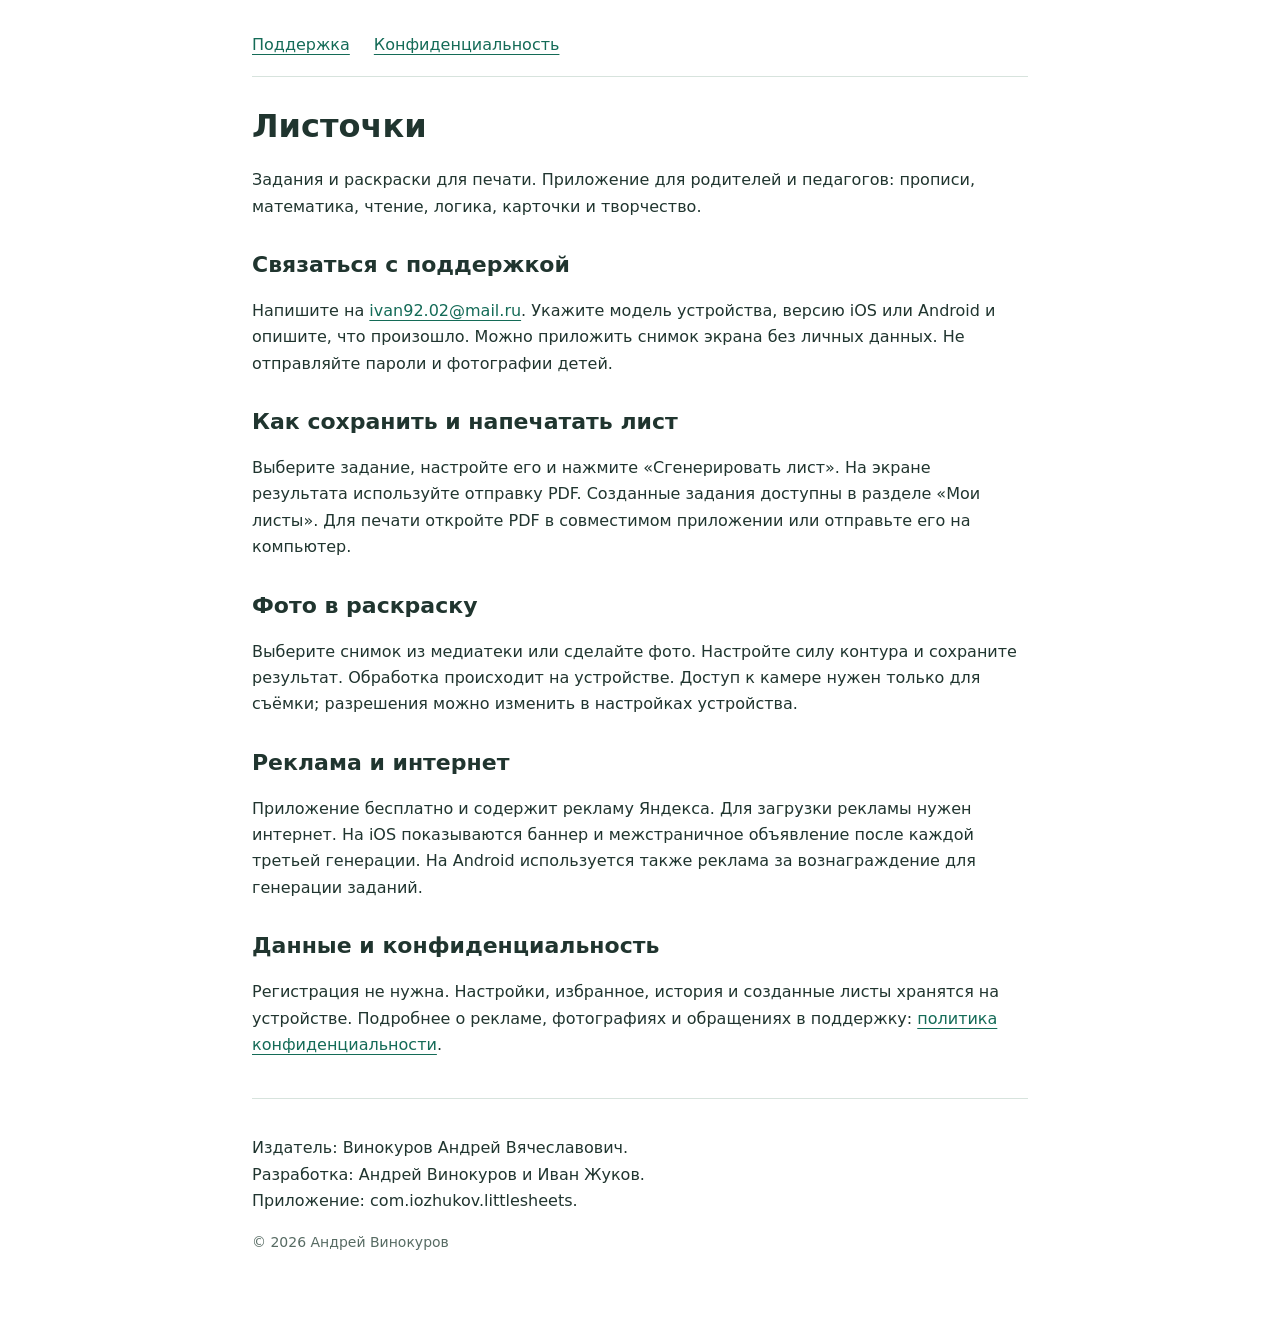
<file: index.html>
<!doctype html>
<html lang="ru"><head><meta charset="utf-8"><meta name="viewport" content="width=device-width,initial-scale=1"><title>Листочки: поддержка</title><link rel="stylesheet" href="style.css"></head>
<body><main><nav aria-label="Разделы"><a href="index.html" aria-current="page">Поддержка</a><a href="privacy.html">Конфиденциальность</a></nav>
<h1>Листочки</h1><p>Задания и раскраски для печати. Приложение для родителей и педагогов: прописи, математика, чтение, логика, карточки и творчество.</p>
<h2>Связаться с поддержкой</h2><p>Напишите на <a href="mailto:ivan92.02@mail.ru">ivan92.02@mail.ru</a>. Укажите модель устройства, версию iOS или Android и опишите, что произошло. Можно приложить снимок экрана без личных данных. Не отправляйте пароли и фотографии детей.</p>
<h2>Как сохранить и напечатать лист</h2><p>Выберите задание, настройте его и нажмите «Сгенерировать лист». На экране результата используйте отправку PDF. Созданные задания доступны в разделе «Мои листы». Для печати откройте PDF в совместимом приложении или отправьте его на компьютер.</p>
<h2>Фото в раскраску</h2><p>Выберите снимок из медиатеки или сделайте фото. Настройте силу контура и сохраните результат. Обработка происходит на устройстве. Доступ к камере нужен только для съёмки; разрешения можно изменить в настройках устройства.</p>
<h2>Реклама и интернет</h2><p>Приложение бесплатно и содержит рекламу Яндекса. Для загрузки рекламы нужен интернет. На iOS показываются баннер и межстраничное объявление после каждой третьей генерации. На Android используется также реклама за вознаграждение для генерации заданий.</p>
<h2>Данные и конфиденциальность</h2><p>Регистрация не нужна. Настройки, избранное, история и созданные листы хранятся на устройстве. Подробнее о рекламе, фотографиях и обращениях в поддержку: <a href="privacy.html">политика конфиденциальности</a>.</p>
<footer><p>Издатель: Винокуров Андрей Вячеславович.<br>Разработка: Андрей Винокуров и Иван Жуков.<br>Приложение: com.iozhukov.littlesheets.</p><p class="muted">© 2026 Андрей Винокуров</p></footer></main></body></html>
</file>
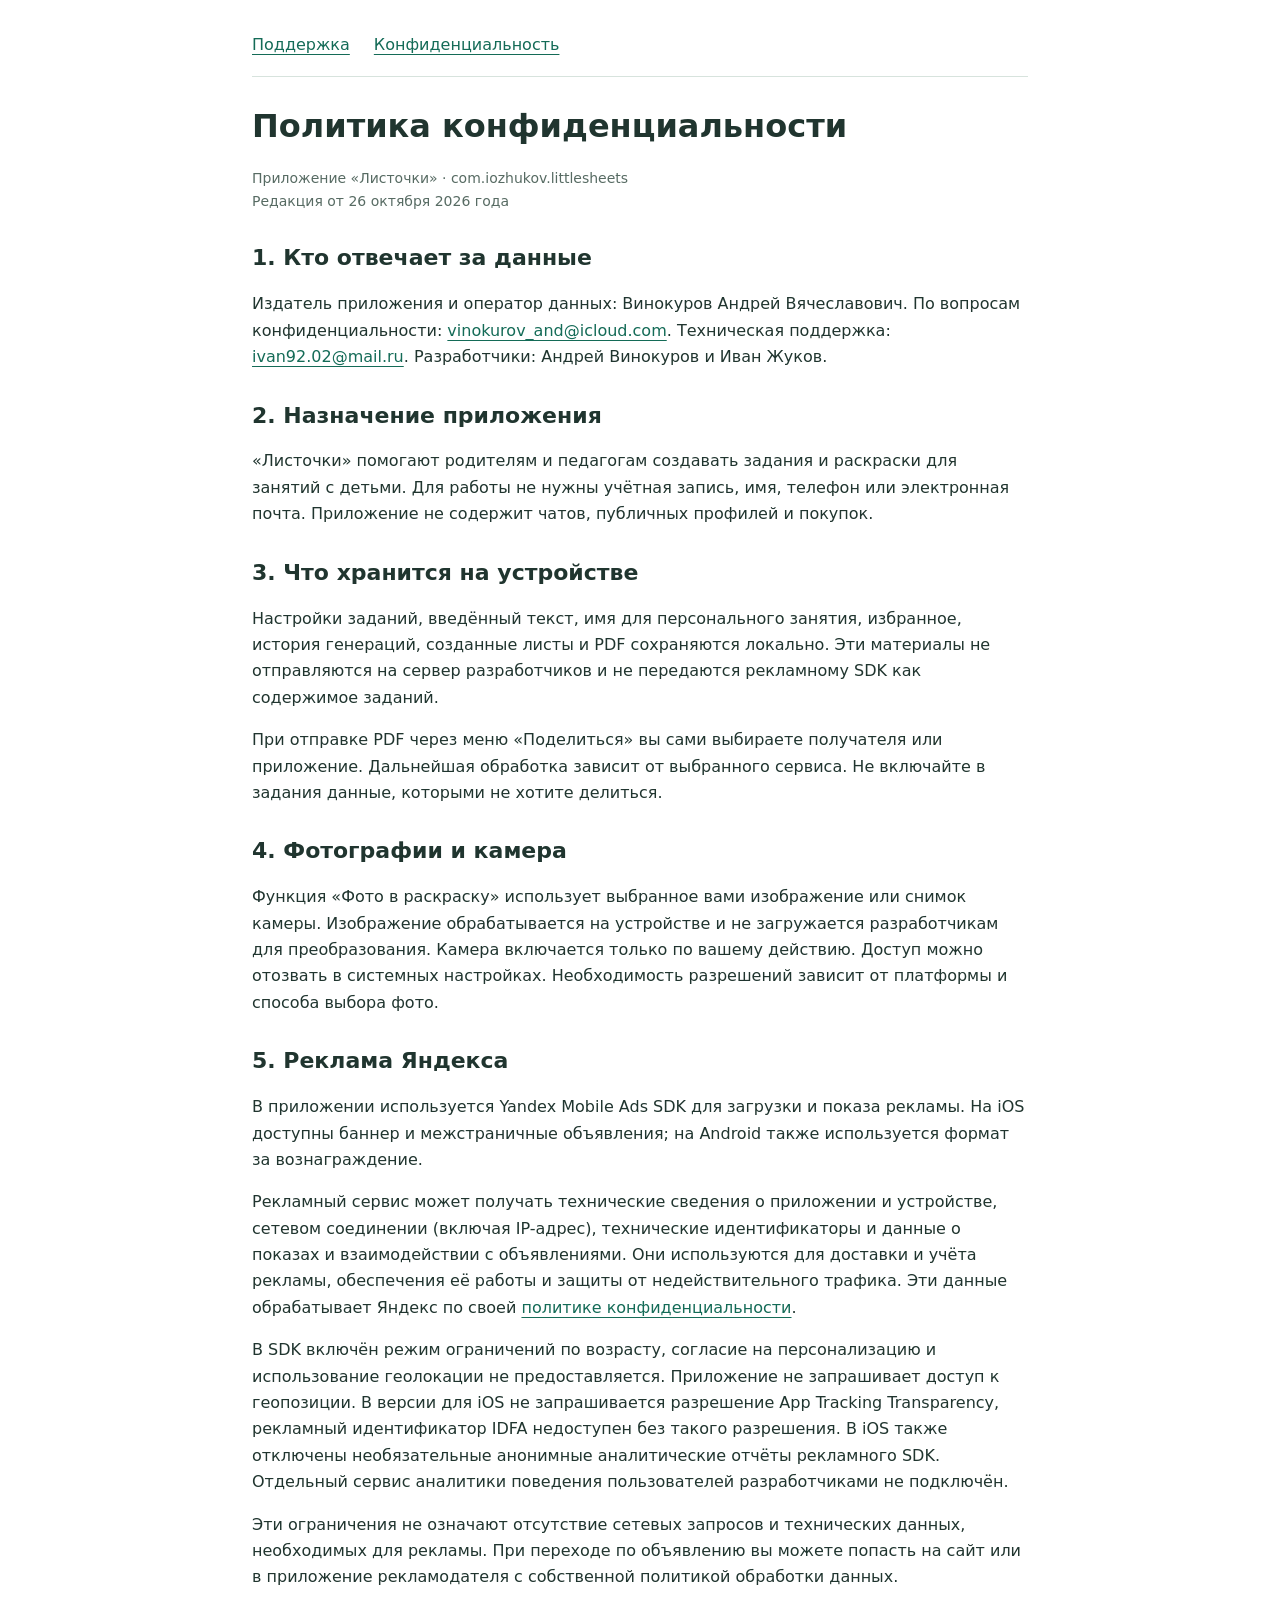
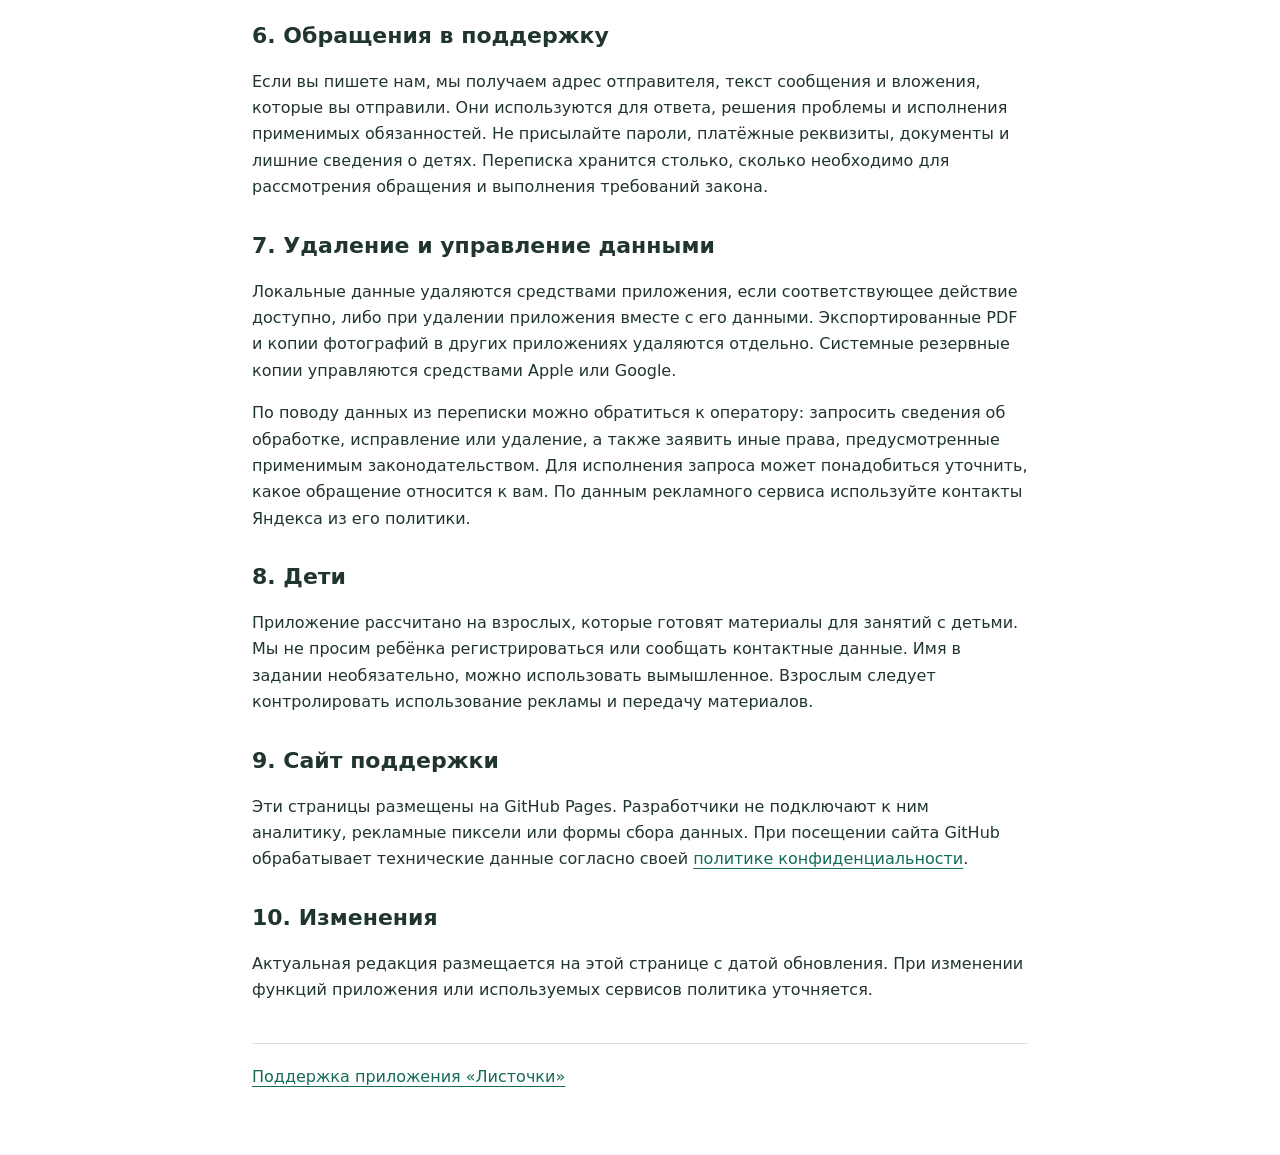
<file: privacy.html>
<!doctype html>
<html lang="ru"><head><meta charset="utf-8"><meta name="viewport" content="width=device-width,initial-scale=1"><title>Листочки: политика конфиденциальности</title><link rel="stylesheet" href="style.css"></head>
<body><main><nav aria-label="Разделы"><a href="index.html">Поддержка</a><a href="privacy.html" aria-current="page">Конфиденциальность</a></nav>
<h1>Политика конфиденциальности</h1><p class="muted">Приложение «Листочки» · com.iozhukov.littlesheets<br>Редакция от 26 октября 2026 года</p>
<h2>1. Кто отвечает за данные</h2><p>Издатель приложения и оператор данных: Винокуров Андрей Вячеславович. По вопросам конфиденциальности: <a href="mailto:vinokurov_and@icloud.com">vinokurov_and@icloud.com</a>. Техническая поддержка: <a href="mailto:ivan92.02@mail.ru">ivan92.02@mail.ru</a>. Разработчики: Андрей Винокуров и Иван Жуков.</p>
<h2>2. Назначение приложения</h2><p>«Листочки» помогают родителям и педагогам создавать задания и раскраски для занятий с детьми. Для работы не нужны учётная запись, имя, телефон или электронная почта. Приложение не содержит чатов, публичных профилей и покупок.</p>
<h2>3. Что хранится на устройстве</h2><p>Настройки заданий, введённый текст, имя для персонального занятия, избранное, история генераций, созданные листы и PDF сохраняются локально. Эти материалы не отправляются на сервер разработчиков и не передаются рекламному SDK как содержимое заданий.</p><p>При отправке PDF через меню «Поделиться» вы сами выбираете получателя или приложение. Дальнейшая обработка зависит от выбранного сервиса. Не включайте в задания данные, которыми не хотите делиться.</p>
<h2>4. Фотографии и камера</h2><p>Функция «Фото в раскраску» использует выбранное вами изображение или снимок камеры. Изображение обрабатывается на устройстве и не загружается разработчикам для преобразования. Камера включается только по вашему действию. Доступ можно отозвать в системных настройках. Необходимость разрешений зависит от платформы и способа выбора фото.</p>
<h2>5. Реклама Яндекса</h2><p>В приложении используется Yandex Mobile Ads SDK для загрузки и показа рекламы. На iOS доступны баннер и межстраничные объявления; на Android также используется формат за вознаграждение.</p><p>Рекламный сервис может получать технические сведения о приложении и устройстве, сетевом соединении (включая IP-адрес), технические идентификаторы и данные о показах и взаимодействии с объявлениями. Они используются для доставки и учёта рекламы, обеспечения её работы и защиты от недействительного трафика. Эти данные обрабатывает Яндекс по своей <a href="https://yandex.ru/legal/confidential/">политике конфиденциальности</a>.</p><p>В SDK включён режим ограничений по возрасту, согласие на персонализацию и использование геолокации не предоставляется. Приложение не запрашивает доступ к геопозиции. В версии для iOS не запрашивается разрешение App Tracking Transparency, рекламный идентификатор IDFA недоступен без такого разрешения. В iOS также отключены необязательные анонимные аналитические отчёты рекламного SDK. Отдельный сервис аналитики поведения пользователей разработчиками не подключён.</p><p>Эти ограничения не означают отсутствие сетевых запросов и технических данных, необходимых для рекламы. При переходе по объявлению вы можете попасть на сайт или в приложение рекламодателя с собственной политикой обработки данных.</p>
<h2>6. Обращения в поддержку</h2><p>Если вы пишете нам, мы получаем адрес отправителя, текст сообщения и вложения, которые вы отправили. Они используются для ответа, решения проблемы и исполнения применимых обязанностей. Не присылайте пароли, платёжные реквизиты, документы и лишние сведения о детях. Переписка хранится столько, сколько необходимо для рассмотрения обращения и выполнения требований закона.</p>
<h2>7. Удаление и управление данными</h2><p>Локальные данные удаляются средствами приложения, если соответствующее действие доступно, либо при удалении приложения вместе с его данными. Экспортированные PDF и копии фотографий в других приложениях удаляются отдельно. Системные резервные копии управляются средствами Apple или Google.</p><p>По поводу данных из переписки можно обратиться к оператору: запросить сведения об обработке, исправление или удаление, а также заявить иные права, предусмотренные применимым законодательством. Для исполнения запроса может понадобиться уточнить, какое обращение относится к вам. По данным рекламного сервиса используйте контакты Яндекса из его политики.</p>
<h2>8. Дети</h2><p>Приложение рассчитано на взрослых, которые готовят материалы для занятий с детьми. Мы не просим ребёнка регистрироваться или сообщать контактные данные. Имя в задании необязательно, можно использовать вымышленное. Взрослым следует контролировать использование рекламы и передачу материалов.</p>
<h2>9. Сайт поддержки</h2><p>Эти страницы размещены на GitHub Pages. Разработчики не подключают к ним аналитику, рекламные пиксели или формы сбора данных. При посещении сайта GitHub обрабатывает технические данные согласно своей <a href="https://docs.github.com/en/site-policy/privacy-policies/github-general-privacy-statement">политике конфиденциальности</a>.</p>
<h2>10. Изменения</h2><p>Актуальная редакция размещается на этой странице с датой обновления. При изменении функций приложения или используемых сервисов политика уточняется.</p>
<footer><a href="index.html">Поддержка приложения «Листочки»</a></footer></main></body></html>
</file>
<file: style.css>
:root{color-scheme:light;font-family:system-ui,-apple-system,BlinkMacSystemFont,"Segoe UI",sans-serif;color:#20352f;background:#fff}*{box-sizing:border-box}body{margin:0;line-height:1.65}main{max-width:820px;margin:auto;padding:32px 22px 64px}nav{display:flex;flex-wrap:wrap;gap:14px 24px;border-bottom:1px solid #d7e3dd;padding-bottom:18px;margin-bottom:30px}a{color:#146b57;text-underline-offset:4px;overflow-wrap:anywhere}h1{font-size:32px;line-height:1.2;overflow-wrap:anywhere}h2{font-size:22px;line-height:1.35;margin-top:30px}p,li{font-size:16px}.muted{color:#576b63;font-size:14px}footer{border-top:1px solid #d7e3dd;margin-top:40px;padding-top:20px}a:focus-visible{outline:3px solid #cbad36;outline-offset:4px}@media(max-width:420px){main{padding:24px 18px 48px}h1{font-size:28px}}
</file>
